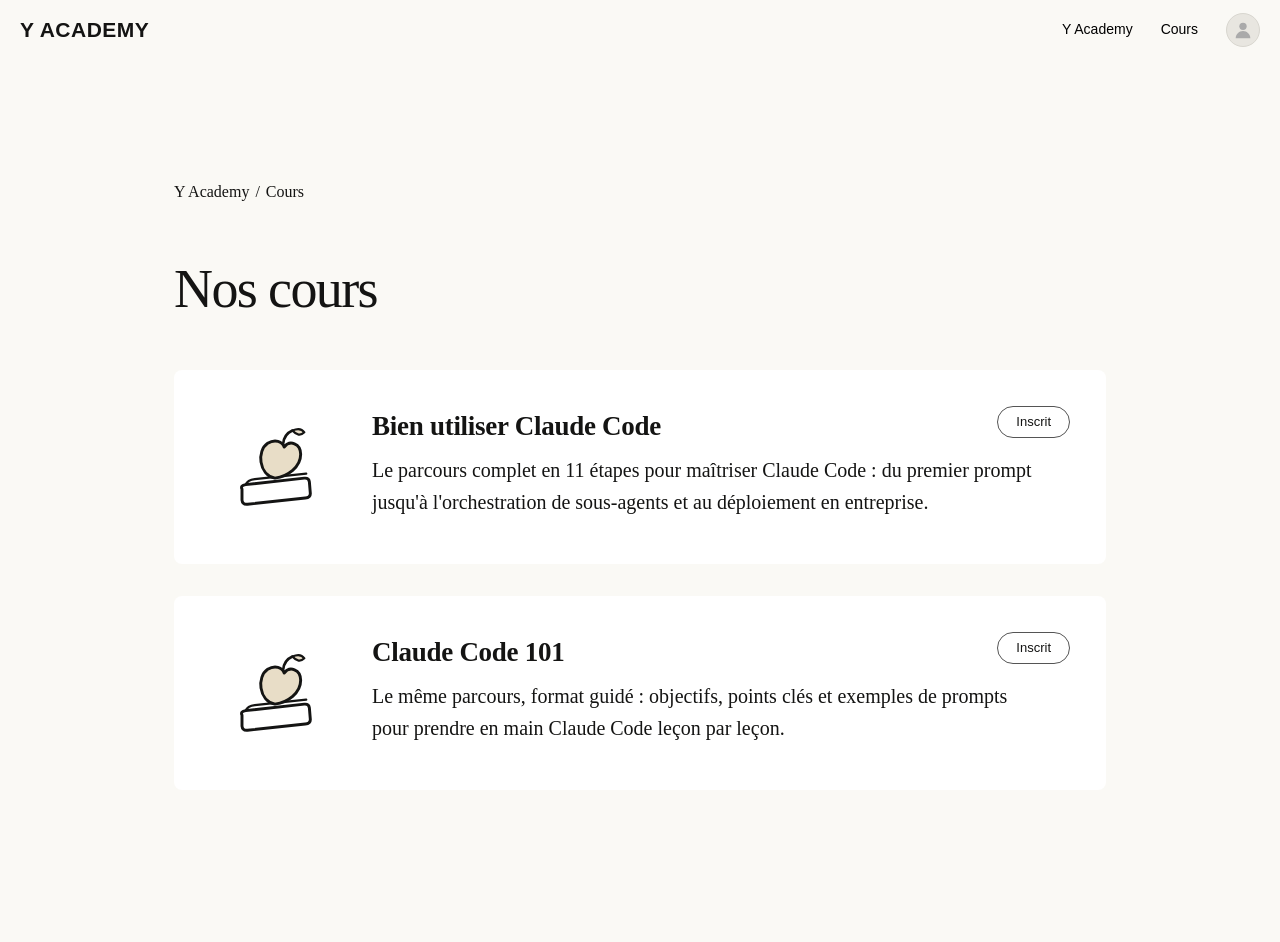
<file: index.html>
<!DOCTYPE html>
<html lang="fr">
<head>
<meta charset="UTF-8">
<meta name="viewport" content="width=device-width, initial-scale=1.0">
<title>Y Academy — Cours</title>
<link rel="stylesheet" href="styles.css">
</head>
<body data-page="home">
<div id="app"></div>
<script src="data.js"></script>
<script src="app.js"></script>
</body>
</html>
</file>
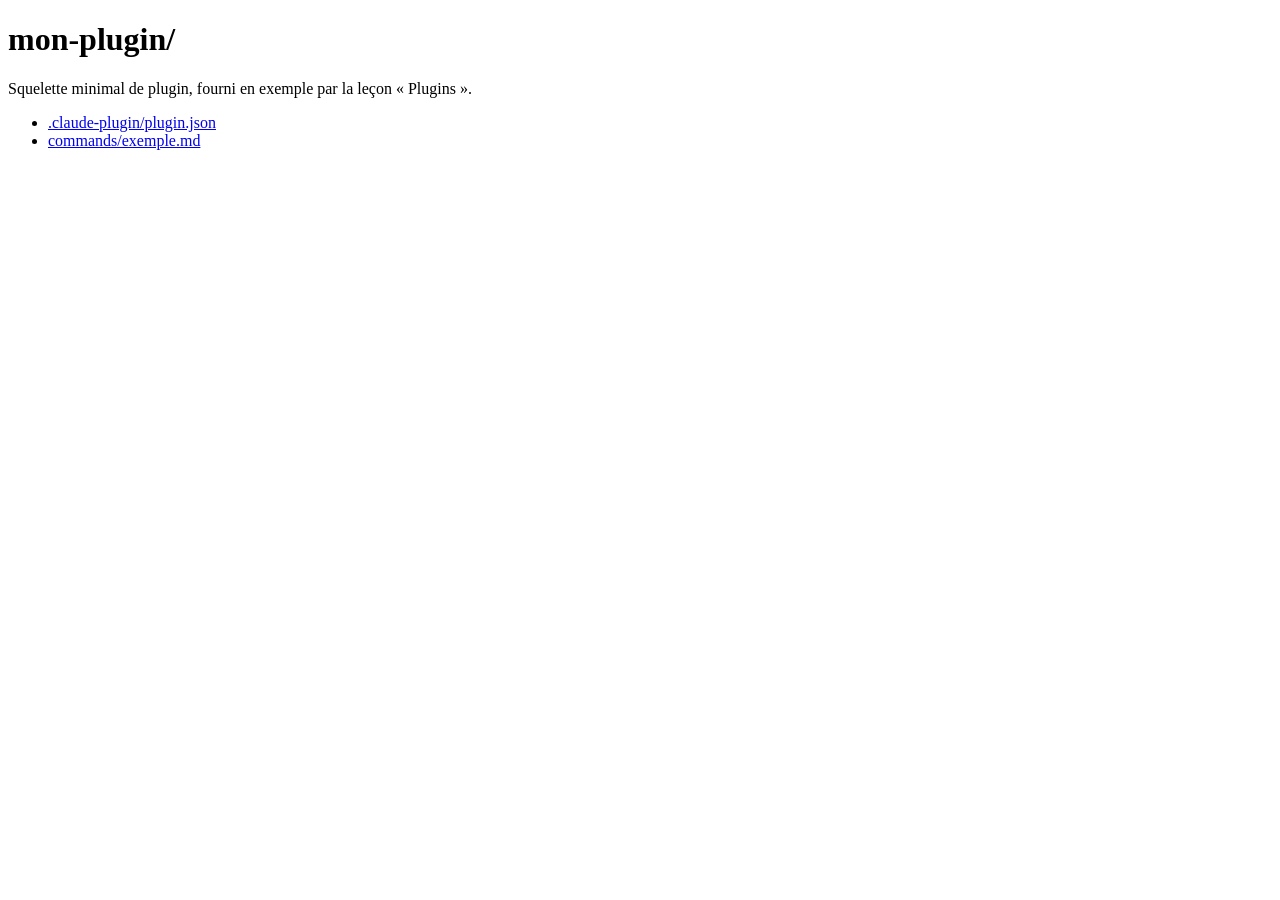
<file: resources/08-plugins/mon-plugin/index.html>
<!doctype html>
<html lang="fr">
<head>
<meta charset="utf-8">
<title>mon-plugin — squelette d'exemple</title>
</head>
<body>
<h1>mon-plugin/</h1>
<p>Squelette minimal de plugin, fourni en exemple par la leçon « Plugins ».</p>
<ul>
<li><a href=".claude-plugin/plugin.json">.claude-plugin/plugin.json</a></li>
<li><a href="commands/exemple.md">commands/exemple.md</a></li>
</ul>
</body>
</html>
</file>
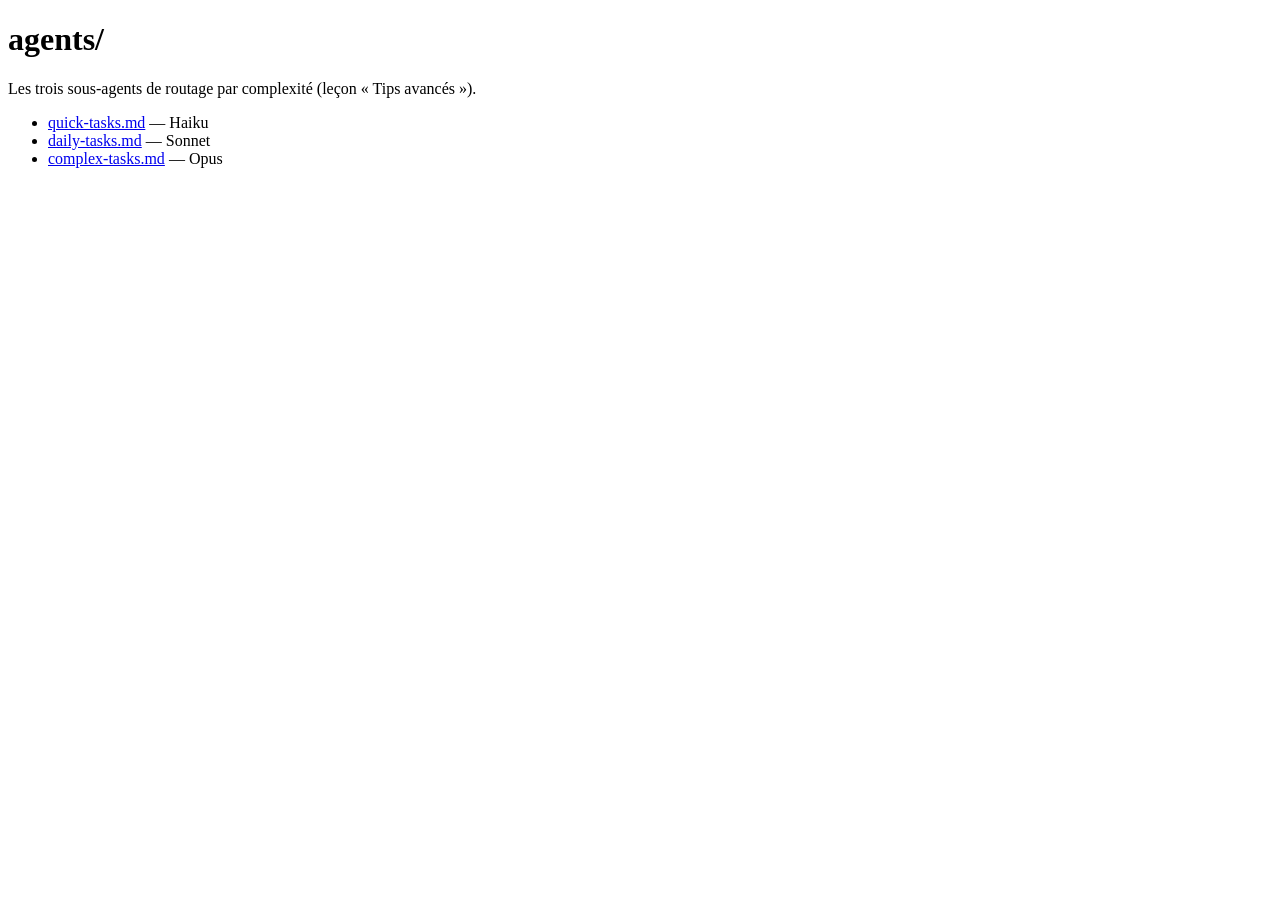
<file: resources/09-tips-avances/agents/index.html>
<!doctype html>
<html lang="fr">
<head>
<meta charset="utf-8">
<title>agents/ — routage de modèles</title>
</head>
<body>
<h1>agents/</h1>
<p>Les trois sous-agents de routage par complexité (leçon « Tips avancés »).</p>
<ul>
<li><a href="quick-tasks.md">quick-tasks.md</a> — Haiku</li>
<li><a href="daily-tasks.md">daily-tasks.md</a> — Sonnet</li>
<li><a href="complex-tasks.md">complex-tasks.md</a> — Opus</li>
</ul>
</body>
</html>
</file>
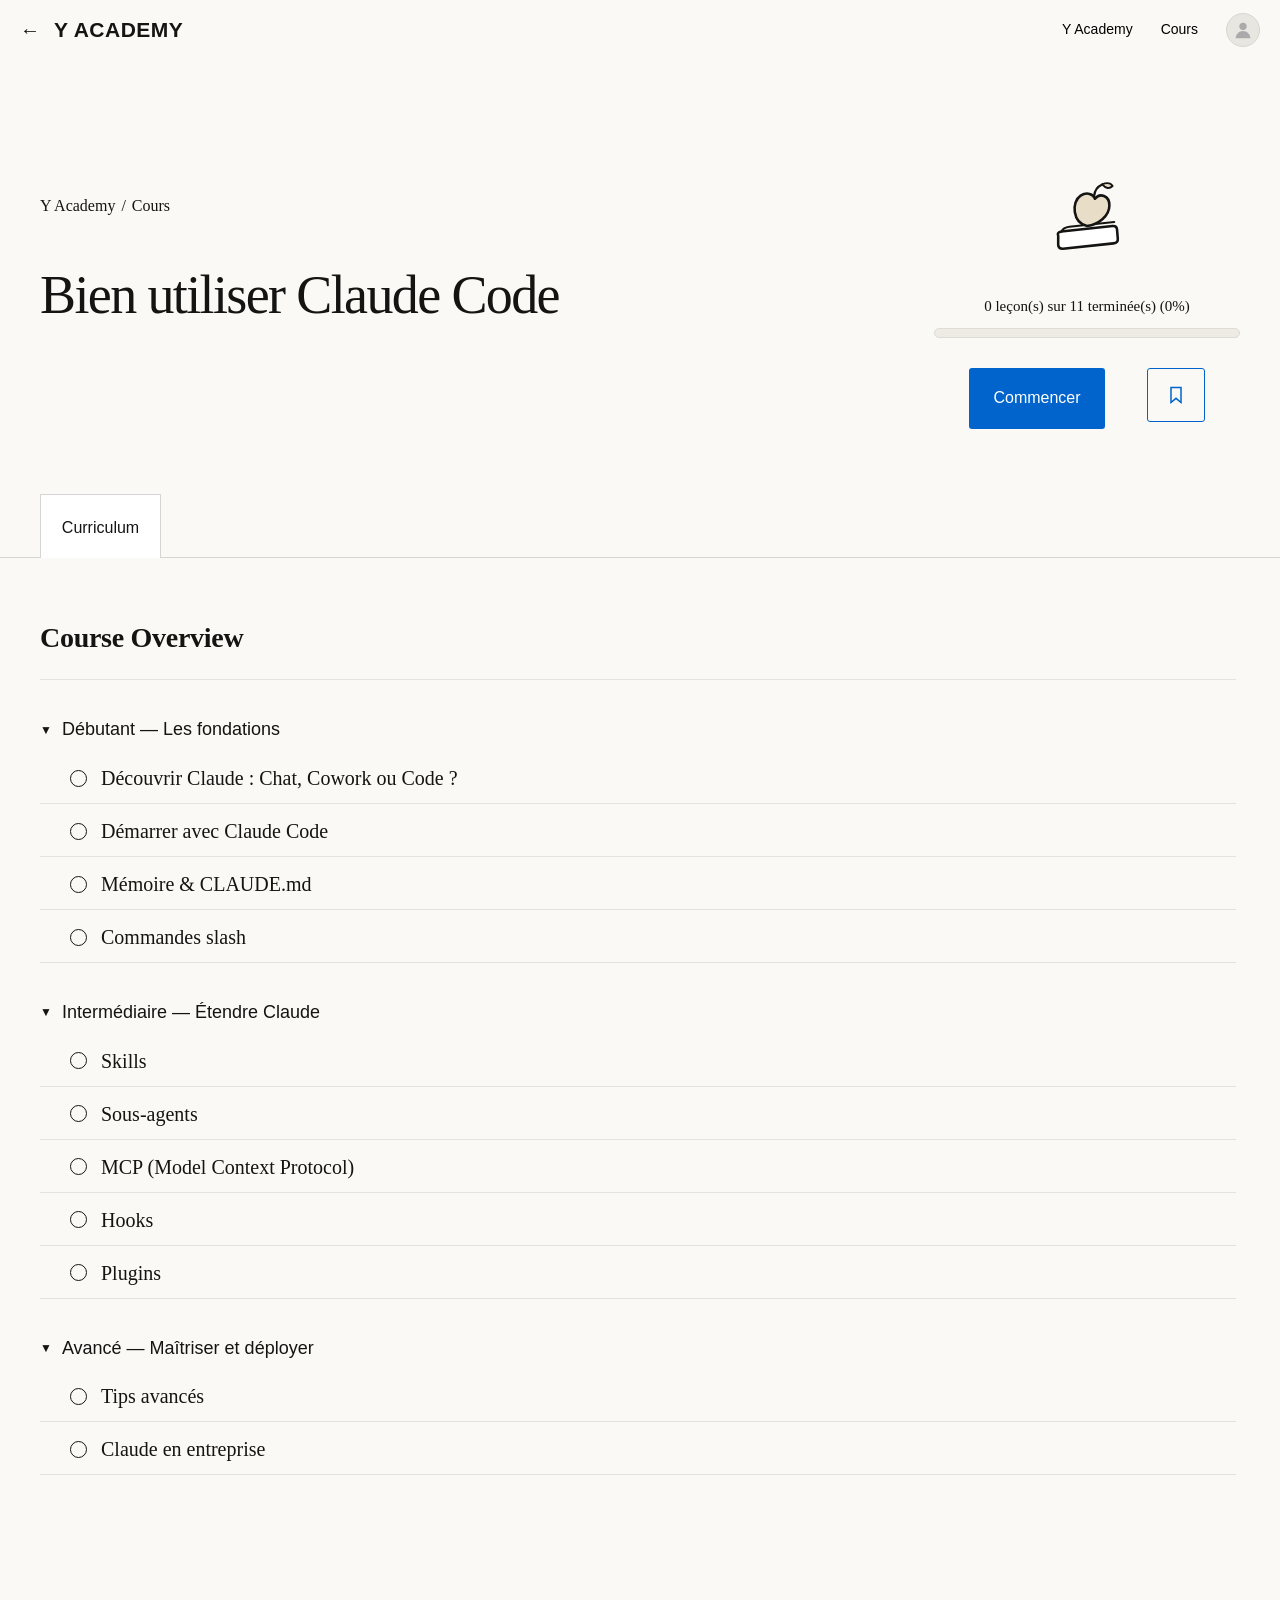
<file: course.html>
<!DOCTYPE html>
<html lang="fr">
<head>
<meta charset="UTF-8">
<meta name="viewport" content="width=device-width, initial-scale=1.0">
<title>Cours</title>
<link rel="stylesheet" href="styles.css">
</head>
<body data-page="course">
<div id="app"></div>
<script src="data.js"></script>
<script src="app.js"></script>
</body>
</html>
</file>
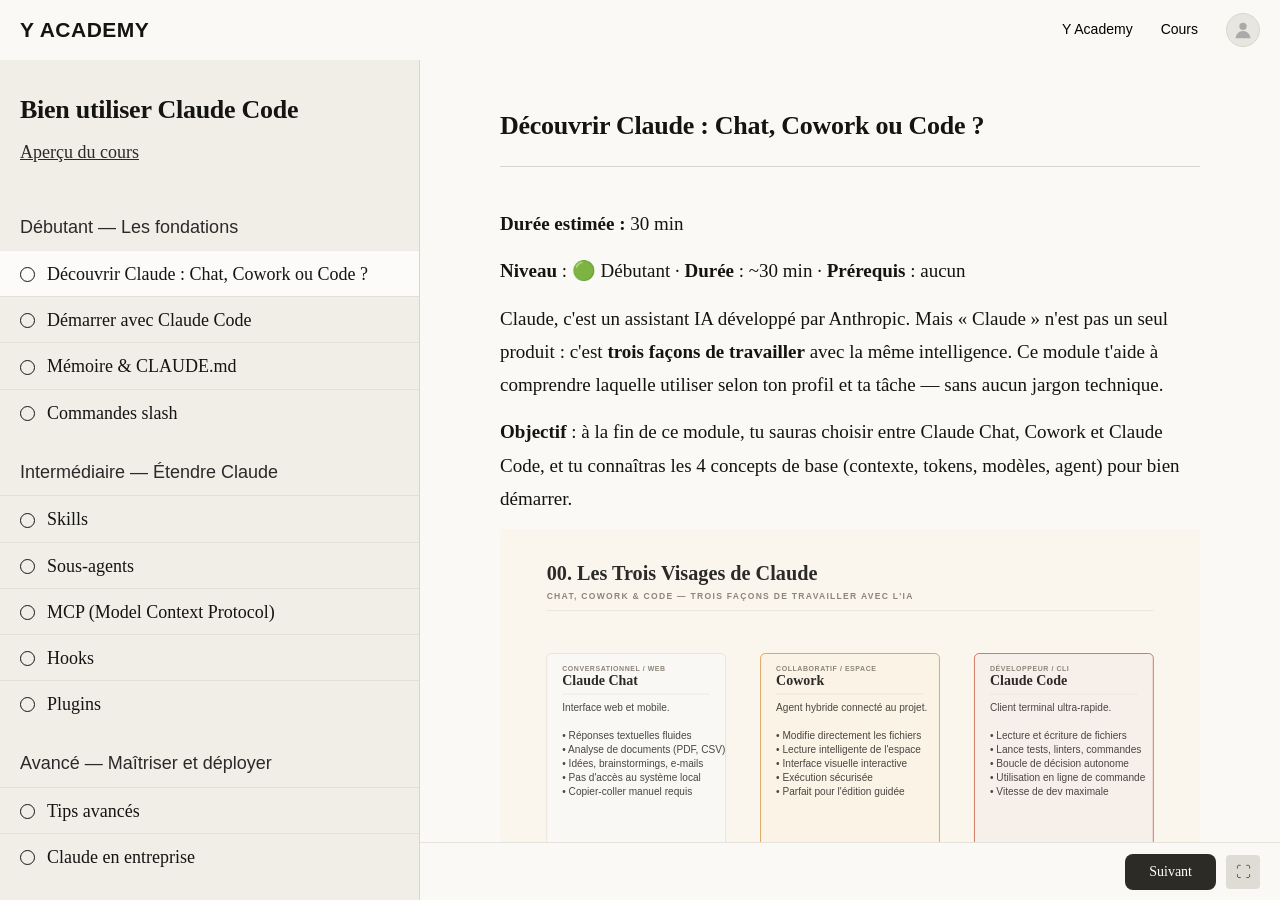
<file: lesson.html>
<!DOCTYPE html>
<html lang="fr">
<head>
<meta charset="UTF-8">
<meta name="viewport" content="width=device-width, initial-scale=1.0">
<title>Leçon</title>
<link rel="stylesheet" href="styles.css">
</head>
<body data-page="lesson">
<div id="app"></div>
<script src="data.js"></script>
<script src="app.js"></script>
</body>
</html>
</file>
<file: styles.css>
/* =========================================================
   Y Academy — réplique fidèle du design Skilljar/Anthropic
   Tokens extraits du site cible :
   canvas #faf9f5 · encre #141413 · sidebar #f0eee6
   bleu #0164cc · sombre #2c2b25 · lignes #d5d5d5
   ========================================================= */
:root {
  --canvas: #faf9f5;
  --ink: #141413;
  --ink-soft: #2a2a2a;
  --sidebar-bg: #f0eee6;
  --line: #d5d5d5;
  --line-soft: #e5e3dc;
  --blue: #0164cc;
  --dark: #2c2b25;
  --card: #ffffff;
  --serif: "Tiempos Text", Georgia, "Times New Roman", serif;
  --display: "Copernicus", Georgia, "Times New Roman", serif;
  --sans: "Styrene B", -apple-system, BlinkMacSystemFont, "Segoe UI", Roboto, Helvetica, Arial, sans-serif;
}

* { margin: 0; padding: 0; box-sizing: border-box; }

html { height: 100%; }

body {
  font-family: var(--serif);
  font-size: 20px;
  line-height: 1.7;
  color: var(--ink);
  background: var(--canvas);
  min-height: 100%;
}

a { color: inherit; text-decoration: none; }

/* ---------- Header ---------- */
.site-header {
  height: 60px;
  background: var(--canvas);
  display: flex;
  align-items: center;
  padding: 0 20px;
  position: sticky;
  top: 0;
  z-index: 50;
}

.back-arrow {
  font-size: 20px;
  margin-right: 14px;
  line-height: 1;
  display: none;
}
body.has-back .back-arrow { display: inline-block; }

.logo {
  font-family: var(--sans);
  font-weight: 700;
  font-size: 21px;
  letter-spacing: 0.5px;
  text-transform: uppercase;
  color: var(--ink);
}

.header-nav {
  margin-left: auto;
  display: flex;
  align-items: center;
  gap: 28px;
}

.header-nav a {
  font-family: var(--sans);
  font-size: 14px;
  color: #000;
}
.header-nav a:hover { text-decoration: underline; }

.avatar {
  width: 34px;
  height: 34px;
  border-radius: 50%;
  background: #e8e6e0 url('data:image/svg+xml;utf8,<svg xmlns="http://www.w3.org/2000/svg" viewBox="0 0 24 24" fill="%23aaa"><circle cx="12" cy="8" r="4"/><path d="M4 21c0-4.4 3.6-8 8-8s8 3.6 8 8"/></svg>') center/70% no-repeat;
  border: 1px solid #d8d6cf;
}

/* ---------- Page d'accueil ---------- */
.home-container {
  max-width: 972px;
  margin: 0 auto;
  padding: 0 20px 120px;
}

.breadcrumb {
  font-family: var(--serif);
  font-size: 16px;
  margin-top: 118px;
}
.breadcrumb a:hover { text-decoration: underline; }
.breadcrumb .sep { margin: 0 6px; }

.home-title {
  font-family: var(--display);
  font-size: 54px;
  font-weight: 400;
  letter-spacing: -0.03em;
  line-height: 1.2;
  margin: 52px 0 48px;
}

.course-card {
  display: flex;
  align-items: flex-start;
  gap: 32px;
  background: var(--card);
  border-radius: 8px;
  padding: 40px 36px;
  margin-bottom: 32px;
  position: relative;
  transition: box-shadow .15s ease;
}
.course-card:hover { box-shadow: 0 2px 12px rgba(0,0,0,0.07); }

.course-card .icon {
  flex: 0 0 130px;
  display: flex;
  justify-content: center;
  padding-top: 4px;
}
.course-card .icon svg { width: 110px; height: 110px; }

.course-card h2 {
  font-family: var(--display);
  font-size: 27px;
  font-weight: 700;
  letter-spacing: -0.01em;
  line-height: 1.25;
  margin-bottom: 10px;
}

.course-card p {
  font-size: 20px;
  line-height: 1.6;
  max-width: 660px;
}

.pill {
  position: absolute;
  top: 36px;
  right: 36px;
  font-family: var(--sans);
  font-size: 13px;
  border: 1px solid #555;
  border-radius: 999px;
  padding: 4px 18px;
  background: var(--card);
}

/* ---------- Page cours ---------- */
.course-container {
  max-width: 1240px;
  margin: 0 auto;
  padding: 0 20px;
}

.course-hero {
  display: flex;
  justify-content: space-between;
  align-items: flex-start;
  padding-bottom: 64px;
}

.course-hero-left { max-width: 700px; }
.course-hero-left .breadcrumb { margin-top: 132px; }

.course-title {
  font-family: var(--display);
  font-size: 54px;
  font-weight: 400;
  letter-spacing: -0.03em;
  line-height: 1.2;
  margin-top: 44px;
}

.course-hero-right {
  width: 306px;
  margin-top: 110px;
  text-align: center;
  flex-shrink: 0;
}
.course-hero-right .icon svg { width: 96px; height: 96px; }

.progress-text {
  font-family: var(--serif);
  font-size: 15px;
  margin: 18px 0 8px;
}

.progress-track {
  height: 10px;
  background: #edebe4;
  border: 1px solid #dedcd4;
  border-radius: 6px;
  overflow: hidden;
}
.progress-fill {
  height: 100%;
  background: var(--blue);
  border-radius: 6px;
  width: 0;
  transition: width .3s ease;
}

.hero-actions {
  margin-top: 30px;
  display: flex;
  justify-content: center;
  gap: 42px;
}

.btn-primary {
  font-family: var(--sans);
  font-size: 16px;
  font-weight: 400;
  color: #fff;
  background: var(--blue);
  border: none;
  border-radius: 3px;
  padding: 16px 24px 18px;
  cursor: pointer;
  display: inline-block;
}
.btn-primary:hover { background: #0157b2; }

.btn-bookmark {
  width: 58px;
  height: 54px;
  border: 1px solid var(--blue);
  border-radius: 3px;
  background: transparent;
  cursor: pointer;
  display: inline-flex;
  align-items: center;
  justify-content: center;
}
.btn-bookmark svg { width: 20px; height: 20px; stroke: var(--blue); fill: none; stroke-width: 1.8; }
.btn-bookmark.saved svg { fill: var(--blue); }

/* Onglet Curriculum */
.tab-band {
  border-bottom: 1px solid var(--line);
}
.tab-band .tab {
  display: inline-block;
  font-family: var(--sans);
  font-size: 16px;
  font-weight: 500;
  padding: 19px 15px 17px;
  min-width: 121px;
  text-align: center;
  background: #fff;
  border: 1px solid var(--line);
  border-bottom: none;
  position: relative;
  top: 1px;
}

/* Curriculum */
.curriculum {
  max-width: 1196px;
  padding: 56px 0 140px;
}

.curriculum h2 {
  font-family: var(--display);
  font-size: 28px;
  font-weight: 700;
  letter-spacing: -0.01em;
  padding-bottom: 18px;
  border-bottom: 1px solid var(--line-soft);
}

.section-header {
  display: flex;
  align-items: center;
  gap: 10px;
  font-family: var(--sans);
  font-size: 18px;
  font-weight: 500;
  color: var(--ink);
  margin-top: 34px;
  cursor: pointer;
  user-select: none;
}
.section-header .caret {
  font-size: 12px;
  transition: transform .15s ease;
}
.section-header.collapsed .caret { transform: rotate(-90deg); }

.lesson-list { list-style: none; margin-top: 6px; }
.section-collapsed + .lesson-list { display: none; }

.lesson-row {
  display: flex;
  align-items: center;
  gap: 14px;
  font-family: var(--serif);
  font-size: 20px;
  padding: 10px 0 8px 30px;
  border-bottom: 1px solid var(--line-soft);
}
.lesson-row:hover { background: #f5f3ec; }

.ring {
  width: 17px;
  height: 17px;
  border: 1.6px solid var(--ink);
  border-radius: 50%;
  flex-shrink: 0;
  display: inline-flex;
  align-items: center;
  justify-content: center;
}
.ring.done {
  background: var(--ink);
  border-color: var(--ink);
}
.ring.done::after {
  content: "";
  width: 8px;
  height: 5px;
  border-left: 2px solid #fff;
  border-bottom: 2px solid #fff;
  transform: rotate(-45deg) translate(0.5px, -1px);
}

/* ---------- Page leçon ---------- */
body.lesson-view { overflow: hidden; }

.lesson-layout {
  display: flex;
  height: calc(100vh - 60px);
}

.lesson-sidebar {
  width: 420px;
  flex-shrink: 0;
  background: var(--sidebar-bg);
  border-right: 0.8px solid var(--line);
  overflow-y: auto;
  padding-bottom: 80px;
}

.sidebar-head {
  padding: 34px 20px 22px;
}
.sidebar-head h2 {
  font-family: var(--display);
  font-size: 26px;
  font-weight: 700;
  letter-spacing: -0.01em;
  line-height: 1.25;
}
.sidebar-head a.overview-link {
  font-family: var(--serif);
  font-size: 18px;
  text-decoration: underline;
  display: inline-block;
  margin-top: 10px;
  color: var(--ink-soft);
}

.sidebar-section {
  font-family: var(--sans);
  font-size: 18px;
  font-weight: 500;
  color: var(--ink-soft);
  padding: 22px 20px 8px;
}

.sidebar-lesson {
  display: flex;
  align-items: center;
  gap: 12px;
  font-family: var(--serif);
  font-size: 18px;
  line-height: 1.4;
  padding: 11px 12px 9px 20px;
  border-top: 1px solid rgba(0,0,0,0.06);
}
.sidebar-lesson:hover { background: rgba(255,255,255,0.55); }
.sidebar-lesson.active { background: rgba(255,255,255,0.8); font-weight: 500; }
.sidebar-lesson .ring { width: 15px; height: 15px; }

.lesson-main {
  flex: 1;
  overflow-y: auto;
  padding: 44px 80px 140px;
}

.lesson-inner { max-width: 980px; margin: 0 auto; }

.lesson-title {
  font-family: var(--display);
  font-size: 26px;
  font-weight: 600;
  letter-spacing: -0.01em;
}
.lesson-title-rule {
  border: none;
  border-top: 1px solid var(--line);
  margin: 18px 0 40px;
}

/* Barre bas de leçon */
.lesson-footer {
  position: fixed;
  bottom: 0;
  left: 420px;
  right: 0;
  height: 58px;
  background: var(--canvas);
  border-top: 1px solid var(--line-soft);
  display: flex;
  align-items: center;
  justify-content: flex-end;
  gap: 10px;
  padding: 0 20px;
  z-index: 40;
}

.btn-nav {
  font-family: var(--serif);
  font-size: 14px;
  font-weight: 500;
  padding: 10px 24px;
  border-radius: 8px;
  border: none;
  cursor: pointer;
}
.btn-next { background: var(--dark); color: #fff; }
.btn-next:hover { background: #46453d; }
.btn-prev { background: transparent; color: var(--ink); border: 1px solid var(--line); }
.btn-prev:hover { background: #f0eee6; }

.btn-fullscreen {
  width: 34px;
  height: 34px;
  border: none;
  border-radius: 4px;
  background: #dedcd4;
  color: #555;
  cursor: pointer;
  font-size: 15px;
  line-height: 1;
}

/* ---------- Contenu markdown ---------- */
.md-content { font-size: 19px; line-height: 1.75; }
.md-content h2 {
  font-family: var(--display);
  font-size: 30px;
  font-weight: 600;
  letter-spacing: -0.01em;
  margin: 48px 0 16px;
  line-height: 1.3;
}
.md-content h3 {
  font-family: var(--sans);
  font-size: 20px;
  font-weight: 600;
  margin: 36px 0 12px;
}
.md-content h4 { font-family: var(--sans); font-size: 17px; margin: 28px 0 10px; }
.md-content p { margin: 14px 0; }
.md-content ul, .md-content ol { margin: 14px 0 14px 30px; }
.md-content li { margin: 6px 0; }
.md-content a { color: var(--blue); text-decoration: underline; }
.md-content strong { font-weight: 700; }
.md-content blockquote {
  border-left: 3px solid #d97757;
  padding: 4px 0 4px 20px;
  margin: 20px 0;
  color: #444;
}
.md-content code {
  font-family: "SF Mono", ui-monospace, Consolas, "Courier New", monospace;
  font-size: 0.82em;
  background: #f0eee6;
  border-radius: 4px;
  padding: 2px 6px;
}
.md-content pre {
  background: #f0eee6;
  border: 1px solid #e2e0d8;
  border-radius: 8px;
  padding: 18px 20px;
  overflow-x: auto;
  margin: 20px 0;
  line-height: 1.55;
}
.md-content pre code { background: none; padding: 0; font-size: 14.5px; }
.md-content table {
  border-collapse: collapse;
  margin: 22px 0;
  font-size: 17px;
  width: 100%;
}
.md-content th, .md-content td {
  border: 1px solid var(--line-soft);
  padding: 9px 14px;
  text-align: left;
  vertical-align: top;
}
.md-content th { font-family: var(--sans); font-size: 15px; background: #f5f3ec; }
.md-content hr { border: none; border-top: 1px solid var(--line-soft); margin: 36px 0; }
.md-content img { max-width: 100%; }

/* ---------- Responsive ---------- */
@media (max-width: 980px) {
  .lesson-sidebar { display: none; }
  .lesson-footer { left: 0; }
  .course-hero { flex-direction: column; }
  .course-hero-right { margin-top: 30px; }
  .home-title, .course-title { font-size: 40px; }
}
</file>
